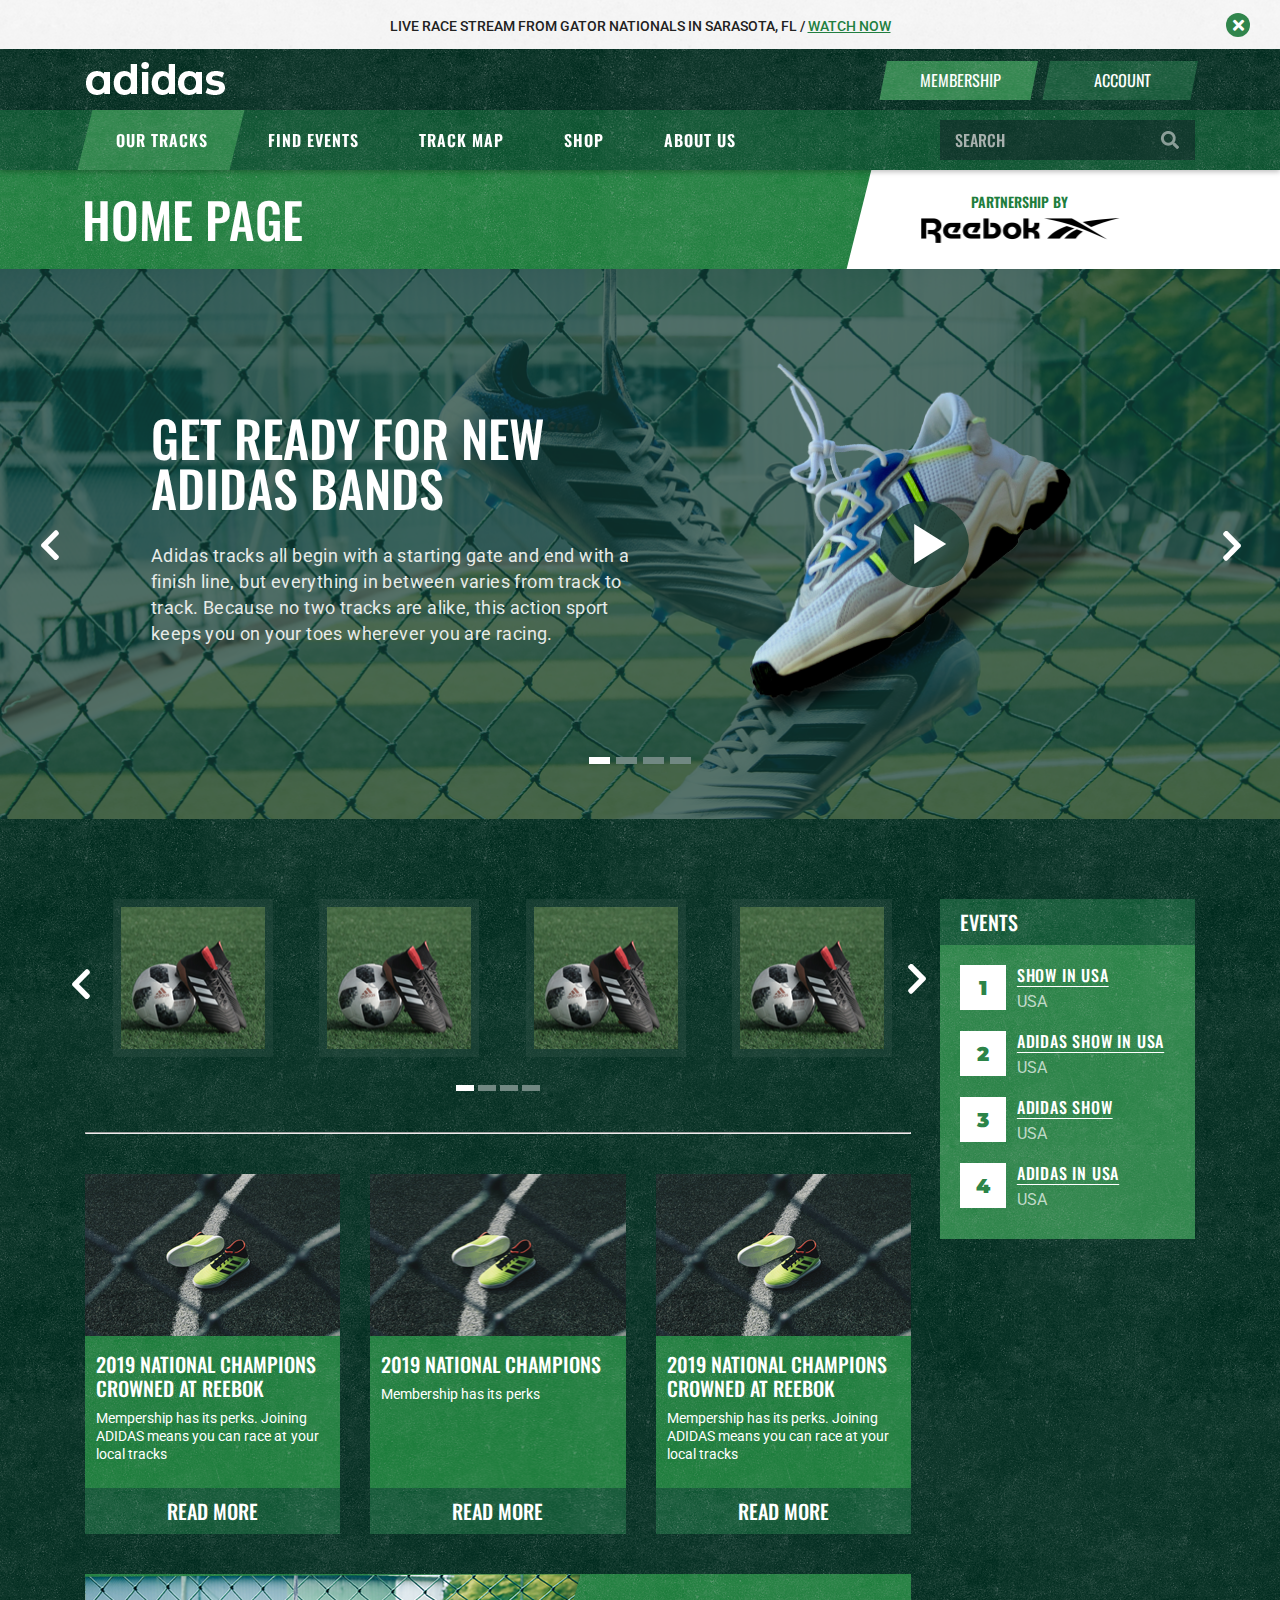
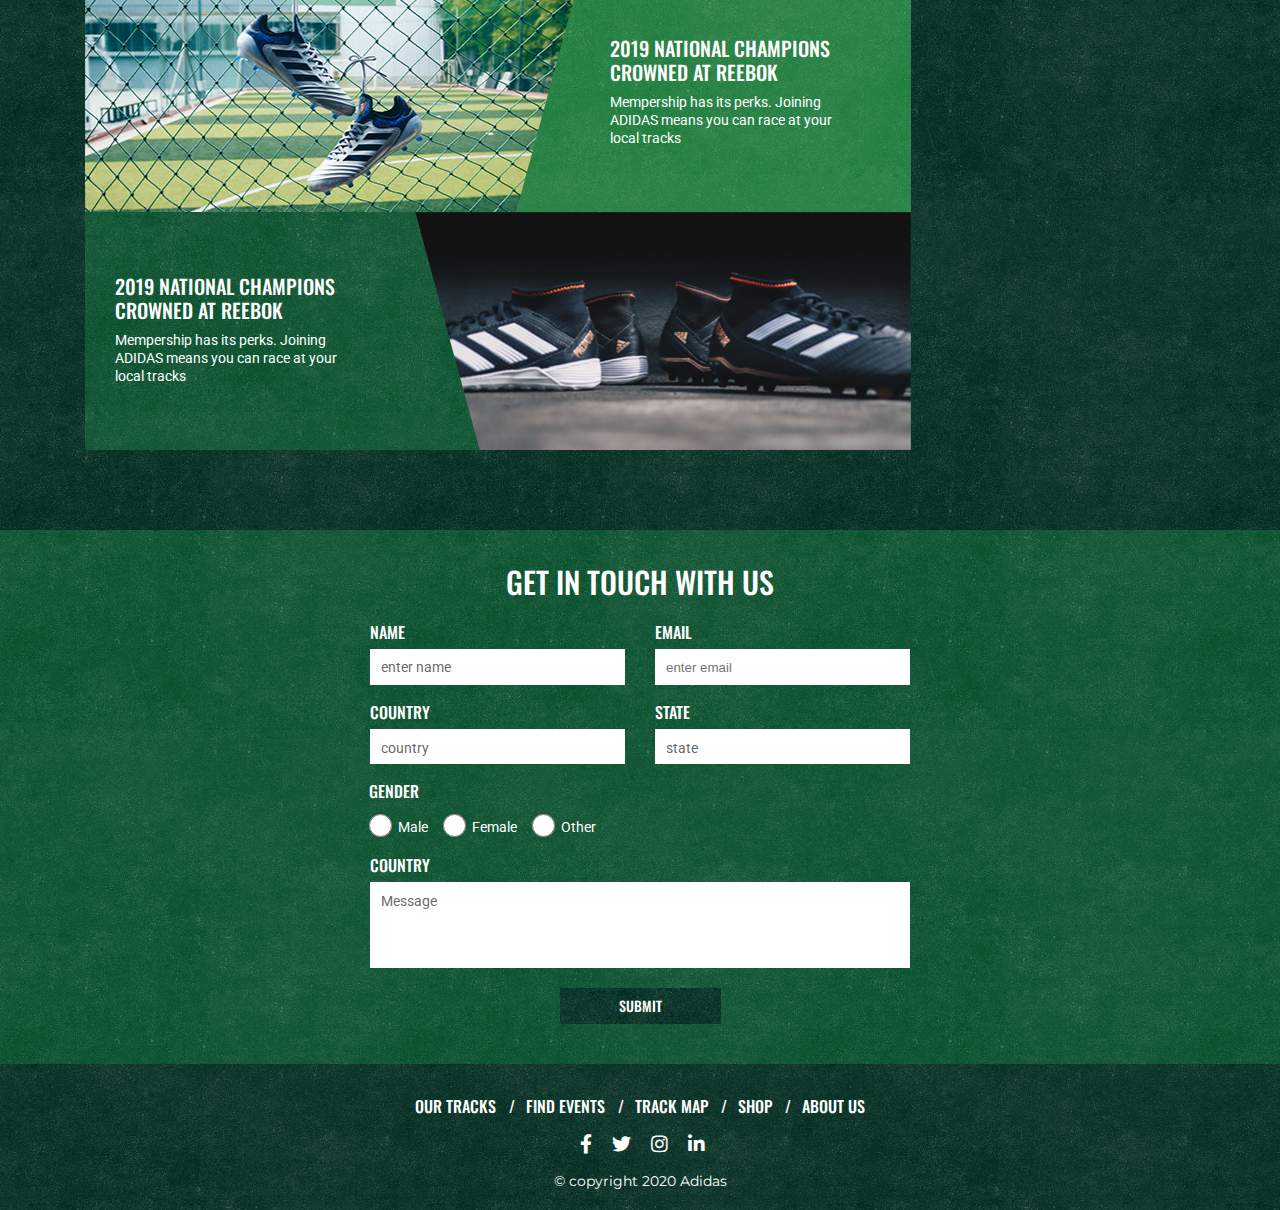
<file: index.html>
<!DOCTYPE html>
<html lang="en">

	<head>
		<meta charset="UTF-8">
		<meta name="viewport" content="width=device-width, initial-scale=1.0">
		<title>Adidas</title>
		<link rel="stylesheet" href="https://cdnjs.cloudflare.com/ajax/libs/font-awesome/5.13.1/css/all.min.css">
		<link rel="stylesheet" href="https://pro.fontawesome.com/releases/v5.10.0/css/all.css"
			integrity="sha384-AYmEC3Yw5cVb3ZcuHtOA93w35dYTsvhLPVnYs9eStHfGJvOvKxVfELGroGkvsg+p"
			crossorigin="anonymous" />
		<link rel="stylesheet" href="https://fonts.googleapis.com/css?family=Montserrat" />
		<link
			href="https://fonts.googleapis.com/css2?family=Montserrat+Alternates:wght@100;200;300;400;500;600;700;800;900&display=swap"
			rel="stylesheet">
		<link href="https://fonts.googleapis.com/css2?family=Roboto:wght@300;400;500;700&display=swap" rel="stylesheet">
		<link href="https://fonts.googleapis.com/css2?family=Oswald:wght@300;400;500;600;700&display=swap"
			rel="stylesheet">
		<link rel="stylesheet" href="./css/owl.carousel.min.css" />
		<link rel="stylesheet" href="./css/fancybox.min.css" />
		<link rel="stylesheet" href="./css/main.css" />
	</head>

	<body>
		<!-------------- Notification ----------------->
		<div class="notification-banner-wrapper">
			<span class="notification-banner-closure"><i class="fa fa-times"></i></span>
			<p>LIVE RACE STREAM FROM GATOR NATIONALS IN SARASOTA, FL / <a href="/#" target="_blank">WATCH NOW</a></p>
		</div>
		<!-------------- Header-Top ----------------->
		<div class="header-top">
			<div class="container">
				<div class="logo-nav">
					<a href="/" class="adidas-logo">
						<img src="images/logo.png" alt="Adidas Logo">
					</a>
					<span class="mobile-menu"></span>
				</div>
				<div class="action-link">
					<a href="/#"><span>Membership</span></a>
					<a href="/#"><span>Account</span></a>
				</div>
			</div>
		</div>
		<!-------------- Main-Header ----------------->
		<div class="header-btm">
			<div class="container">
				<ul class="main-menu">
					<li class="nav-active"><a href="#">our tracks</a> </li>
					<li><a href="#">find events</a> </li>
					<li><a href="#">track map</a> </li>
					<li><a href="#">shop</a></li>
					<li><a href="#">about us</a></li>
				</ul>
				<form action="#" method="post" class="search-form">
					<input type="text" placeholder="SEARCH" id="myInput">
					<button type="button" class="remove-text"></button>
				</form>
			</div>
		</div>
		<!-------------- Page-Title ----------------->
		<div class="title">
			<div class="container">
				<div class="head">
					<h1>home page</h1>
				</div>
				<div class="logo">
					<p>partnership by</p>
					<img src="images/reebok-logo.png" alt="reeebok">
				</div>
			</div>
		</div>
		<!-------------- Main-Slider ----------------->
		<section class="slider">
			<div class="owl-carousel owl-theme owl-loaded owl-drag" id="one">
				<div class="owl-stage-outer">
					<div class="owl-stage"
						style="transform: translate3d(-4059px, 0px, 0px); transition: all 0s ease 0s; width: 16236px;">
						<div class="owl-item cloned" style="width: 1353px;">
							<div class="item" style="background-image: url(images/hero-bg.png);">
								<div class="display-table">
									<div class="table-cell">
										<div class="container">
											<div class="row">
												<div class="info">
													<h2>get ready for new adidas bands</h2>
													<p class="d-none">Adidas tracks all begin with a starting gate and
														end with a finish line, but everything in between varies from
														track to track. Because no two tracks are alike, this action
														sport keeps you on your toes wherever you are racing.</p>
												</div>
												<div class="video">
													<img src="images/video-thumbnail-img.png" alt="play-icon">
													<a class="play-btn" data-fancybox=""
														href="https://www.youtube.com/watch?v=KT4plS6V8-s"></a>
												</div>
											</div>
										</div>
									</div>
								</div>
							</div>
						</div>
						<div class="owl-item cloned" style="width: 1353px;">
							<div class="item" style="background-image: url(images/hero-bg.png);">
								<div class="display-table">
									<div class="table-cell">
										<div class="container">
											<div class="row">
												<div class="info">
													<h2>get ready for new adidas bands</h2>
													<p class="d-none">Adidas tracks all begin with a starting gate and
														end with a finish line, but everything in between varies from
														track to track. Because no two tracks are alike, this action
														sport keeps you on your toes wherever you are racing.</p>
												</div>
												<div class="video">
													<img src="images/video-thumbnail-img.png" alt="play-icon">
													<a class="play-btn" data-fancybox=""
														href="https://www.youtube.com/watch?v=KT4plS6V8-s"></a>
												</div>
											</div>
										</div>
									</div>
								</div>
							</div>
						</div>
						<div class="owl-item active" style="width: 1353px;">
							<div class="item" style="background-image: url(images/hero-bg.png);" alt="play-icon">
								<div class="display-table">
									<div class="table-cell">
										<div class="container">
											<div class="row">
												<div class="info">
													<h2>get ready for new adidas bands</h2>
													<p class="d-none">Adidas tracks all begin with a starting gate and
														end with a finish line, but everything in between varies from
														track to track. Because no two tracks are alike, this action
														sport keeps you on your toes wherever you are racing.</p>
												</div>
												<div class="video">
													<img src="images/video-thumbnail-img.png" alt="play-icon">
													<a class="play-btn" data-fancybox=""
														href="https://www.youtube.com/watch?v=KT4plS6V8-s"></a>
												</div>
											</div>
										</div>
									</div>
								</div>
							</div>
						</div>
						<div class="owl-item active" style="width: 1353px;">
							<div class="item" style="background-image: url(images/hero-bg.png);">
								<div class="display-table">
									<div class="table-cell">
										<div class="container">
											<div class="row">
												<div class="info">
													<h2>get ready for new adidas bands</h2>
													<p class="d-none">Adidas tracks all begin with a starting gate and
														end with a finish line, but everything in between varies from
														track to track. Because no two tracks are alike, this action
														sport keeps you on your toes wherever you are racing.</p>
												</div>
												<div class="video">
													<img src="images/video-thumbnail-img.png" alt="play-icon">
													<a class="play-btn" data-fancybox=""
														href="https://www.youtube.com/watch?v=KT4plS6V8-s"></a>
												</div>
											</div>
										</div>
									</div>
								</div>
							</div>
						</div>
					</div>
				</div>
			</div>
		</section>
		<!-------------- Main-Content ----------------->
		<section class="main">
			<div class="container">
				<div class="row">
					<div class="main-content">
						<!-------------- Small-Slider ----------------->
						<div class="sm-slider">
							<div class="owl-carousel owl-theme owl-loaded owl-drag" id="two">
								<div class="owl-stage-outer">
									<div class="owl-stage"
										style="transform: translate3d(-2298px, 0px, 0px); transition: all 0.25s ease 0s; width: 3971px;">
										<div class="owl-item ">
											<div class="item"><img src="images/thubnail-slider-img.png" alt="play-shoes"></div>
										</div>
										<div class="owl-item ">
											<div class="item"><img src="images/thubnail-slider-img.png" alt="play-shoes"></div>
										</div>
										<div class="owl-item ">
											<div class="item"><img src="images/thubnail-slider-img.png" alt="play-shoes"></div>
										</div>
										<div class="owl-item ">
											<div class="item"><img src="images/thubnail-slider-img.png" alt="play-shoes"></div>
										</div>
										<div class="owl-item ">
											<div class="item"><img src="images/thubnail-slider-img.png" alt="play-shoes"></div>
										</div>
										<div class="owl-item ">
											<div class="item"><img src="images/thubnail-slider-img.png" alt="play-shoes"></div>
										</div>
										<div class="owl-item">
											<div class="item"><img src="images/thubnail-slider-img.png" alt="play-shoes"></div>
										</div>
									</div>
								</div>
							</div>
						</div>
						<hr>
						<!-------------- Blogs ----------------->
						<div class="blogs">
							<div class="row">
								<div class="table">
									<div class="image">
										<img src="images/post-img.png" alt="blog">
									</div>
									<div class="info" data-match-height="groupName">
										<h3 class="main-head1">2019 national champions crowned at reebok</h3>
										<p class="main-text1">Mempership has its perks. Joining ADIDAS means you can
											race at your local tracks</p>
									</div>
									<div class="read"><a href="blogdetail.html">read more</a></div>
								</div>
								<div class="table">
									<div class="image">
										<img src="images/post-img.png" alt="blog">
									</div>
									<div class="info" data-match-height="groupName">
										<h3 class="main-head1">2019 national champions</h3>
										<p class="main-text2">Membership has its perks </p>
									</div>
									<div class="read"><a href="#">read more</a></div>
								</div>
								<div class="table">
									<div class="image">
										<img src="images/post-img.png" alt="blog">
									</div>
									<div class="info" data-match-height="groupName">
										<h3 class="main-head1">2019 national champions crowned at reebok</h3>
										<p class="main-text3">Mempership has its perks. Joining ADIDAS means you can
											race at your local tracks</p>
									</div>
									<div class="read"><a href="#">read more</a></div>
								</div>
							</div>
						</div>
						<!-------------- Zig-Zag-Section ----------------->
						<div class="cards-section">
							<!--first card-->
							<div class="card">
								<div class="row">
									<div class="image-zig"></div>
									<div class="info">
										<div>
											<h3>2019 national champions crowned at reebok</h3>
											<p>Mempership has its perks. Joining ADIDAS means you can race at your local
												tracks</p>
										</div>
									</div>
								</div>
							</div>
							<!--second card-->
							<div class="card">
								<div class="row">
									<div class="image-zig-zag"></div>
									<div class="info">
										<div>
											<h3>2019 national champions crowned at reebok</h3>
											<p>Mempership has its perks. Joining ADIDAS means you can race at your local
												tracks</p>
										</div>
									</div>
								</div>
							</div>
						</div>
					</div>
					<!-------------- Aside-Bar ----------------->
					<div class="aside">
						<div class="head">events</div>
						<div class="details">
							<div class="item">
								<div class="row">
									<div class="num">1</div>
									<div class="info">
										<a href="#">show in usa</a>
										<span>usa</span>
									</div>
								</div>
							</div>
							<div class="item">
								<div class="row">
									<div class="num">2</div>
									<div class="info">
										<a href="#">adidas show in usa</a>
										<span>usa</span>
									</div>
								</div>
							</div>
							<div class="item">
								<div class="row">
									<div class="num">3</div>
									<div class="info">
										<a href="#">adidas show</a>
										<span>usa</span>
									</div>
								</div>
							</div>
							<div class="item">
								<div class="row">
									<div class="num">4</div>
									<div class="info">
										<a href="#">adidas in usa</a>
										<span>usa</span>
									</div>
								</div>
							</div>
						</div>
					</div>
				</div>
			</div>
		</section>
		<!-------------- Contact-Us ----------------->
		<section class="contact-us">
			<div class="container">
				<h1>Get in touch with us</h1>
				<form action="">
					<div class="row">
						<div class="group-form">
							<label>name</label>
							<input type="text" placeholder="enter name">
						</div>
						<div class="group-form">
							<label>email</label>
							<input type="email" placeholder="enter email">
						</div>
					</div>
					<div class="row">
						<div class="group-form">
							<label>country</label>
							<span class="flip">country</span>
							<ul class="panel">
								<li class="active-item">USA</li>
								<li>Saab</li>
								<li>Fiat</li>
								<li>Audi</li>
							</ul>
						</div>
						<div class="group-form">
							<label>state</label>
							<span class="flip">state</span>
							<ul class="panel">
								<li>USA</li>
								<li>Saab</li>
								<li>Fiat</li>
								<li>Audi</li>
							</ul>
						</div>
					</div>
					<div class="group-radio">
						<label style="display: block;">gender</label>
						<input type="radio" id="male" name="gender" value="male">
						<label for="male" class="sm-lab">male</label>
						<input type="radio" id="female" name="gender" value="female">
						<label for="female" class="sm-lab">female</label>
						<input type="radio" id="other" name="gender" value="other">
						<label for="other" class="sm-lab">other</label>
					</div>
					<div class="message_field">
						<label style="display: block;">country</label>
						<textarea placeholder="Message" aria-required="true" aria-invalid="false" rows="10"
							cols="50"></textarea>
					</div>
					<div class="form-btn ">
						<input type="submit" value="submit">
					</div>
				</form>
			</div>
		</section>
		<!-------------- Footer ----------------->
		<footer>
			<div class="container">
				<ul>
					<li><a href="/#">our tracks</a> </li>
					<li><a href="/#">find events</a> </li>
					<li><a href="#">track map</a> </li>
					<li><a href="/#">shop</a></li>
					<li><a href="/#">about us</a></li>
				</ul>
				<div class="social">
					<a href="#"><i class="fab fa-facebook-f"></i></a>
					<a href="#"><i class="fab fa-twitter"></i></a>
					<a href="#"><i class="fab fa-instagram"></i></a>
					<a href="#"><i class="fab fa-linkedin-in"></i></a>
				</div>
				<p>© copyright 2020 Adidas</p>
			</div>
		</footer>

	</body>
	<script src="./js/jquery-3.4.1.min.js" type="text/javascript"></script>
	<script src="./js/owl.carousel.min.js" type="text/javascript"></script>
	<script src="./js/custom.js" type="text/javascript"></script>
	<script src="./js/fancybox.min.js"></script>

</html>
</file>
<file: css/main.css>
@import url('style.css'); 

@import url('style-max-1023px.css'); 

@import url('style-max-1200px.css'); 

@import url('style-min-768px.css'); 

@import url('style-max-767px.css'); 

@import url('style-max-521px.css'); 


@import url('style-max-333px.css');
</file>
